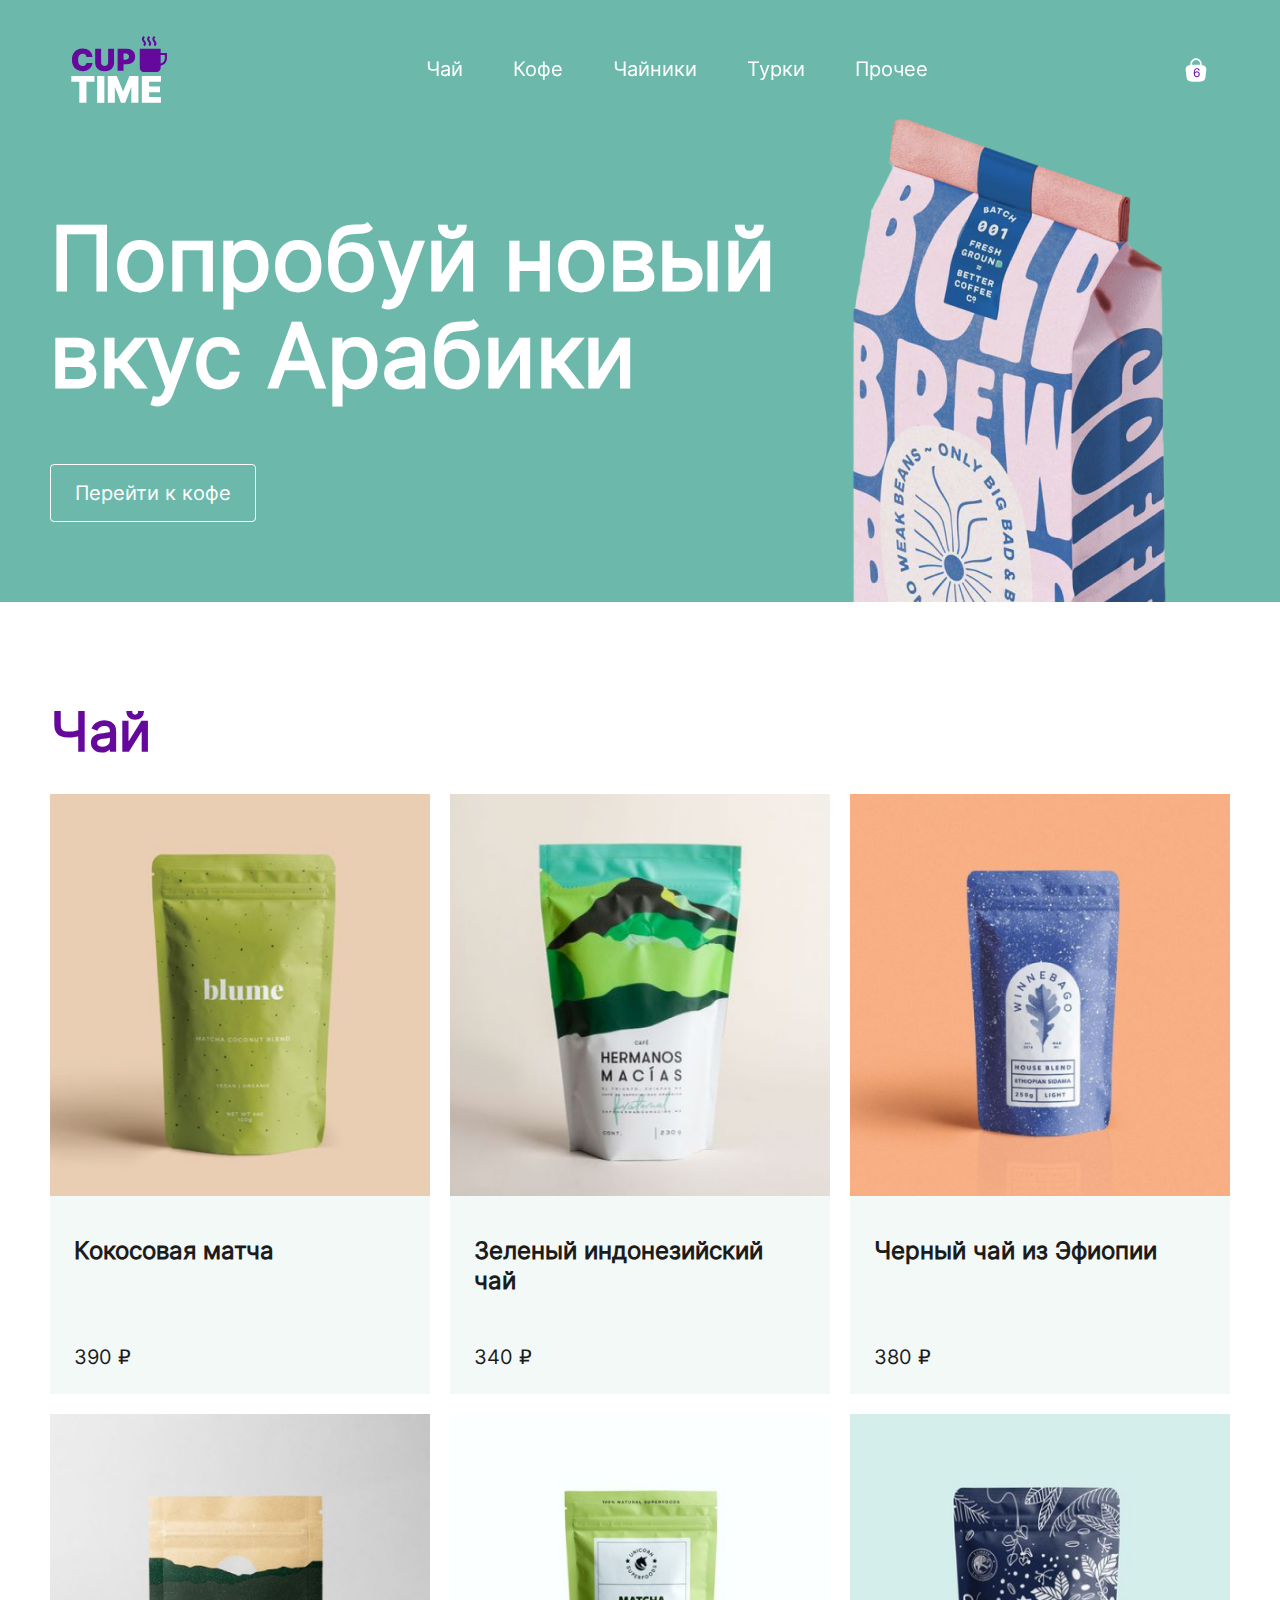
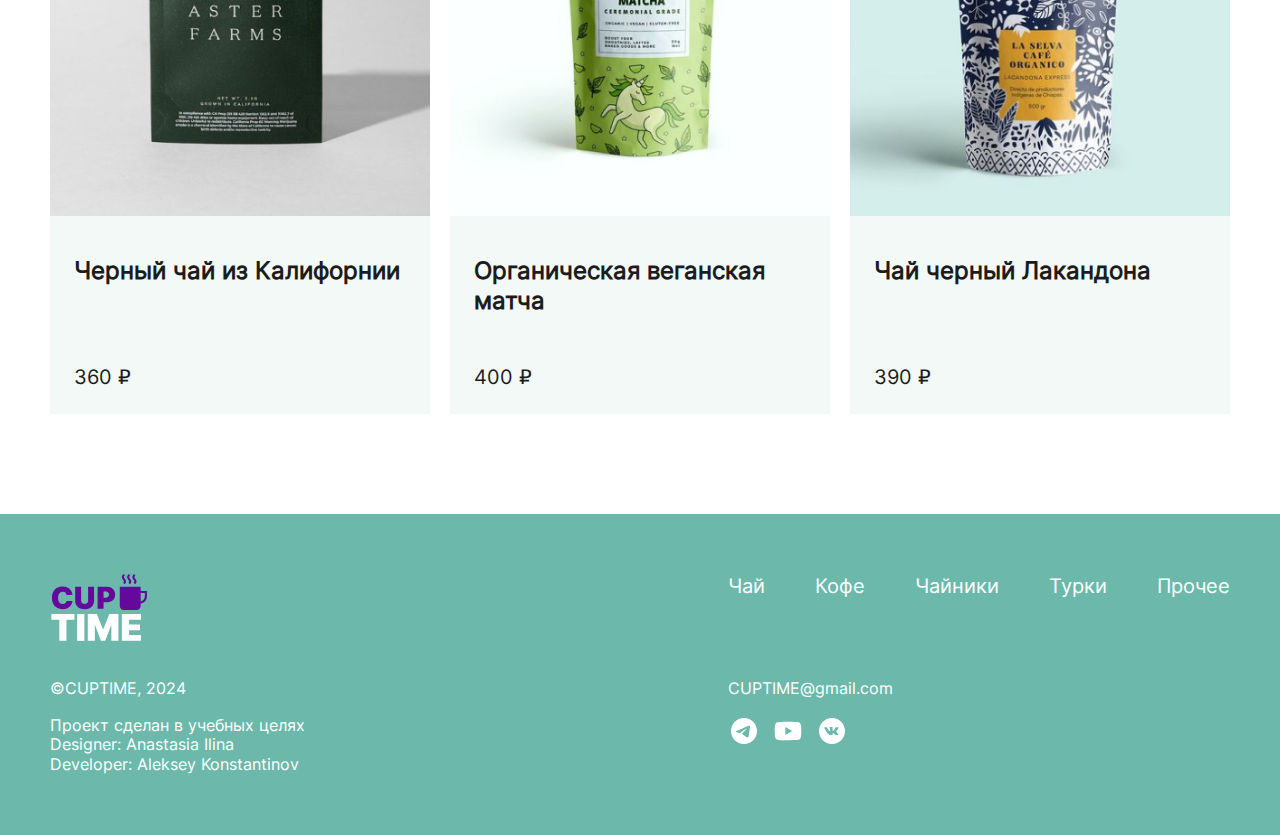
<file: index.html>
<!DOCTYPE html>
<html lang="ru">

<head>
  <meta charset="UTF-8" />
  <meta name="viewport" content="width=device-width, initial-scale=1.0" />
  <title>CUP-TIME</title>
  <link href="css/normalize.css" rel="stylesheet">
  <link href="css/style.css" rel="stylesheet">
</head>

<body>
  <header class="header">
    <div class="container header__container">
      <a class="header__logo-link">
        <img class="header__logo" src="img/logo.svg" alt="Логотип cup-time" />
      </a>
      <nav class="header__nav">
        <ul class="header__menu">
          <li class="header__menu-item">
            <a class="header__menu-link" href="#"> Чай </a>
          </li>
          <li class="header__menu-item">
            <a class="header__menu-link" href="#"> Кофе </a>
          </li>
          <li class="header__menu-item">
            <a class="header__menu-link" href="#"> Чайники </a>
          </li>
          <li class="header__menu-item">
            <a class="header__menu-link" href="#"> Турки </a>
          </li>
          <li class="header__menu-item">
            <a class="header__menu-link" href="#"> Прочее </a>
          </li>
        </ul>
      </nav>
      <a class="header__cart-link" href="cart.html">6</a>
    </div>
  </header>
  <main class="main">
    <section class="promo">
      <div class="container promo__container">
        <h1 class="promo__title">Попробуй новый вкус Арабики</h1>
        <a class="promo__link" href="#">Перейти к кофе</a>
      </div>
    </section>
    <section class="products">
      <div class="container products__container">
        <h2 class="products__title">Чай</h2>
        <ul class="products__list">
          <li class="products__item">
            <article class="product">
              <img class="product__img" src="img/photo-2.jpg" alt="Кокосовая матча" />
              <div class="product__content">
                <h3 class="product__title">Кокосовая матча</h3>
                <p class="product__price">390&nbsp;₽</p>
              </div>
            </article>
          </li>
          <li class="products__item">
            <article class="product">
              <img class="product__img" src="img/photo-1.jpg" alt="Зеленый индонезийский чай" />
              <div class="product__content">
                <h3 class="product__title">Зеленый индонезийский чай</h3>
                <p class="product__price">340&nbsp;₽</p>
              </div>
            </article>
          </li>
          <li class="products__item">
            <article class="product">
              <img class="product__img" src="img/photo.jpg" alt="Черный чай из Эфиопии" />
              <div class="product__content">
                <h3 class="product__title">Черный чай из Эфиопии</h3>
                <p class="product__price">380&nbsp;₽</p>
              </div>
            </article>
          </li>
          <li class="products__item">
            <article class="product">
              <img class="product__img" src="img/photo-5.jpg" alt="Черный чай из Калифорнии" />
              <div class="product__content">
                <h3 class="product__title">Черный чай из Калифорнии</h3>
                <p class="product__price">360&nbsp;₽</p>
              </div>
            </article>
          </li>
          <li class="products__item">
            <article class="product">
              <img class="product__img" src="img/photo-4.jpg" alt="Органическая веганская матча" />
              <div class="product__content">
                <h3 class="product__title">Органическая веганская матча</h3>
                <p class="product__price">400&nbsp;₽</p>
              </div>
            </article>
          </li>
          <li class="products__item">
            <article class="product">
              <img class="product__img" src="img/photo-3.jpg" alt="Чай черный Лакандона" />
              <div class="product__content">
                <h3 class="product__title">Чай черный Лакандона</h3>
                <p class="product__price">390&nbsp;₽</p>
              </div>
            </article>
          </li>
        </ul>
      </div>
    </section>
  </main>
  <footer class="footer">
    <div class="container footer__container">
      <a class="footer__logo-link">
        <img class="footer__logo" src="img/logo.svg" alt="Логотип cup-time" />
      </a>
      <div class="footer__nav">
        <ul class="footer__menu">
          <li class="footer__menu-item">
            <a class="footer__menu-link" href="#"> Чай </a>
          </li>
          <li class="footer__menu-item">
            <a class="footer__menu-link" href="#"> Кофе </a>
          </li>
          <li class="footer__menu-item">
            <a class="footer__menu-link" href="#"> Чайники </a>
          </li>
          <li class="footer__menu-item">
            <a class="footer__menu-link" href="#"> Турки </a>
          </li>
          <li class="footer__menu-item">
            <a class="footer__menu-link" href="#"> Прочее </a>
          </li>
        </ul>
      </div>
      <div class="footer__info">
        <p class="footer__copyright">©CUPTIME, 2024</p>
        <p class="footer__description">Проект сделан в учебных целях</p>
        <ul class="footer__developers">
          <li class="footer__developer">
            Designer:
            <a class="footer_developer-link" href="">Anastasia Ilina</a>
          </li>
          <li class="footer__developer">
            Developer:
            <a class="footer_developer-link" href="https://github.com/alexeyKonstantinov78/">Aleksey Konstantinov</a>
          </li>
        </ul>
      </div>

      <div class="footer__contacts">
        <a class="footer__email" href="mailto:CUPTIME@gmail.com">CUPTIME@gmail.com</a>
        <ul class="footer__socials">
          <li class="footer__social-item">
            <a class="footer_social-link" href="#">
              <svg width="32" height="32" viewBox="0 0 32 32" fill="none" xmlns="http://www.w3.org/2000/svg">
                <path
                  d="M16 3C8.824 3 3 8.824 3 16C3 23.176 8.824 29 16 29C23.176 29 29 23.176 29 16C29 8.824 23.176 3 16 3ZM22.032 11.84C21.837 13.894 20.992 18.886 20.563 21.187C20.381 22.162 20.017 22.487 19.679 22.526C18.925 22.591 18.353 22.032 17.625 21.551C16.481 20.797 15.831 20.329 14.726 19.601C13.439 18.756 14.271 18.288 15.012 17.534C15.207 17.339 18.535 14.31 18.6 14.037C18.609 13.9957 18.6078 13.9527 18.5965 13.9119C18.5852 13.8712 18.5641 13.8338 18.535 13.803C18.457 13.738 18.353 13.764 18.262 13.777C18.145 13.803 16.325 15.012 12.776 17.404C12.256 17.755 11.788 17.937 11.372 17.924C10.904 17.911 10.02 17.664 9.357 17.443C8.538 17.183 7.901 17.04 7.953 16.585C7.979 16.351 8.304 16.117 8.915 15.87C12.711 14.219 15.233 13.127 16.494 12.607C20.108 11.099 20.849 10.839 21.343 10.839C21.447 10.839 21.694 10.865 21.85 10.995C21.98 11.099 22.019 11.242 22.032 11.346C22.019 11.424 22.045 11.658 22.032 11.84Z"
                  fill="white" />
              </svg>
            </a>
          </li>
          <li class="footer__social-item">
            <a class="footer_social-link" href="#">
              <svg width="32" height="32" viewBox="0 0 32 32" fill="none" xmlns="http://www.w3.org/2000/svg">
                <path
                  d="M13.3337 20.0001L20.2537 16.0001L13.3337 12.0001V20.0001ZM28.747 9.56008C28.9203 10.1867 29.0403 11.0267 29.1203 12.0934C29.2137 13.1601 29.2537 14.0801 29.2537 14.8801L29.3337 16.0001C29.3337 18.9201 29.1203 21.0667 28.747 22.4401C28.4137 23.6401 27.6403 24.4134 26.4403 24.7467C25.8137 24.9201 24.667 25.0401 22.907 25.1201C21.1737 25.2134 19.587 25.2534 18.1203 25.2534L16.0003 25.3334C10.4137 25.3334 6.93366 25.1201 5.56033 24.7467C4.36033 24.4134 3.58699 23.6401 3.25366 22.4401C3.08033 21.8134 2.96033 20.9734 2.88033 19.9067C2.78699 18.8401 2.74699 17.9201 2.74699 17.1201L2.66699 16.0001C2.66699 13.0801 2.88033 10.9334 3.25366 9.56008C3.58699 8.36008 4.36033 7.58675 5.56033 7.25341C6.18699 7.08008 7.33366 6.96008 9.09366 6.88008C10.827 6.78675 12.4137 6.74675 13.8803 6.74675L16.0003 6.66675C21.587 6.66675 25.067 6.88008 26.4403 7.25341C27.6403 7.58675 28.4137 8.36008 28.747 9.56008Z"
                  fill="white" />
              </svg>
            </a>
          </li>
          <li class="footer__social-item">
            <a class="footer_social-link" href="#">
              <svg width="32" height="32" viewBox="0 0 32 32" fill="none" xmlns="http://www.w3.org/2000/svg">
                <path
                  d="M16 3C8.82021 3 3 8.82021 3 16C3 23.1798 8.82021 29 16 29C23.1798 29 29 23.1798 29 16C29 8.82021 23.1798 3 16 3ZM20.9996 17.667C20.9996 17.667 22.1493 18.8018 22.4323 19.3285C22.4404 19.3394 22.4445 19.3502 22.4472 19.3556C22.5623 19.5493 22.5894 19.6996 22.5325 19.812C22.4377 19.9989 22.1127 20.0909 22.0017 20.0991H19.9704C19.8296 20.0991 19.5344 20.0625 19.1769 19.816C18.902 19.6238 18.6311 19.3082 18.3671 19.0008C17.973 18.5431 17.6318 18.1477 17.2878 18.1477C17.2441 18.1476 17.2007 18.1545 17.1592 18.168C16.8992 18.252 16.566 18.623 16.566 19.6116C16.566 19.9203 16.3223 20.0977 16.1503 20.0977H15.22C14.9031 20.0977 13.2524 19.9867 11.7899 18.4443C9.99969 16.5552 8.38823 12.7662 8.37469 12.731C8.27312 12.4859 8.48302 12.3546 8.71187 12.3546H10.7634C11.037 12.3546 11.1264 12.5211 11.1886 12.6687C11.2618 12.8407 11.5299 13.5246 11.97 14.2937C12.6836 15.5477 13.121 16.0569 13.4718 16.0569C13.5375 16.0561 13.6021 16.0394 13.66 16.0081C14.1177 15.7535 14.0324 14.1218 14.0121 13.7832C14.0121 13.7196 14.0107 13.0533 13.7765 12.7337C13.6085 12.5022 13.3228 12.4142 13.1495 12.3817C13.2196 12.2849 13.3121 12.2064 13.419 12.1528C13.7331 11.9957 14.2992 11.9727 14.8611 11.9727H15.174C15.7833 11.9808 15.9404 12.0201 16.1611 12.0756C16.608 12.1826 16.6175 12.471 16.5782 13.4582C16.566 13.7385 16.5539 14.0554 16.5539 14.4292C16.5539 14.5104 16.5498 14.5971 16.5498 14.6892C16.5363 15.1916 16.52 15.7617 16.8748 15.9959C16.9211 16.025 16.9745 16.0404 17.0292 16.0406C17.1524 16.0406 17.5234 16.0406 18.5282 14.3168C18.8381 13.7619 19.1074 13.1853 19.334 12.5916C19.3543 12.5564 19.4139 12.448 19.4843 12.406C19.5362 12.3795 19.5939 12.3661 19.6522 12.3668H22.064C22.3267 12.3668 22.5068 12.406 22.5406 12.5076C22.6002 12.6687 22.5298 13.1603 21.4289 14.6512L20.9373 15.2999C19.9393 16.608 19.9393 16.6744 20.9996 17.667Z"
                  fill="white" />
              </svg>
            </a>
          </li>
        </ul>
      </div>
    </div>
  </footer>
</body>

</html>
</file>
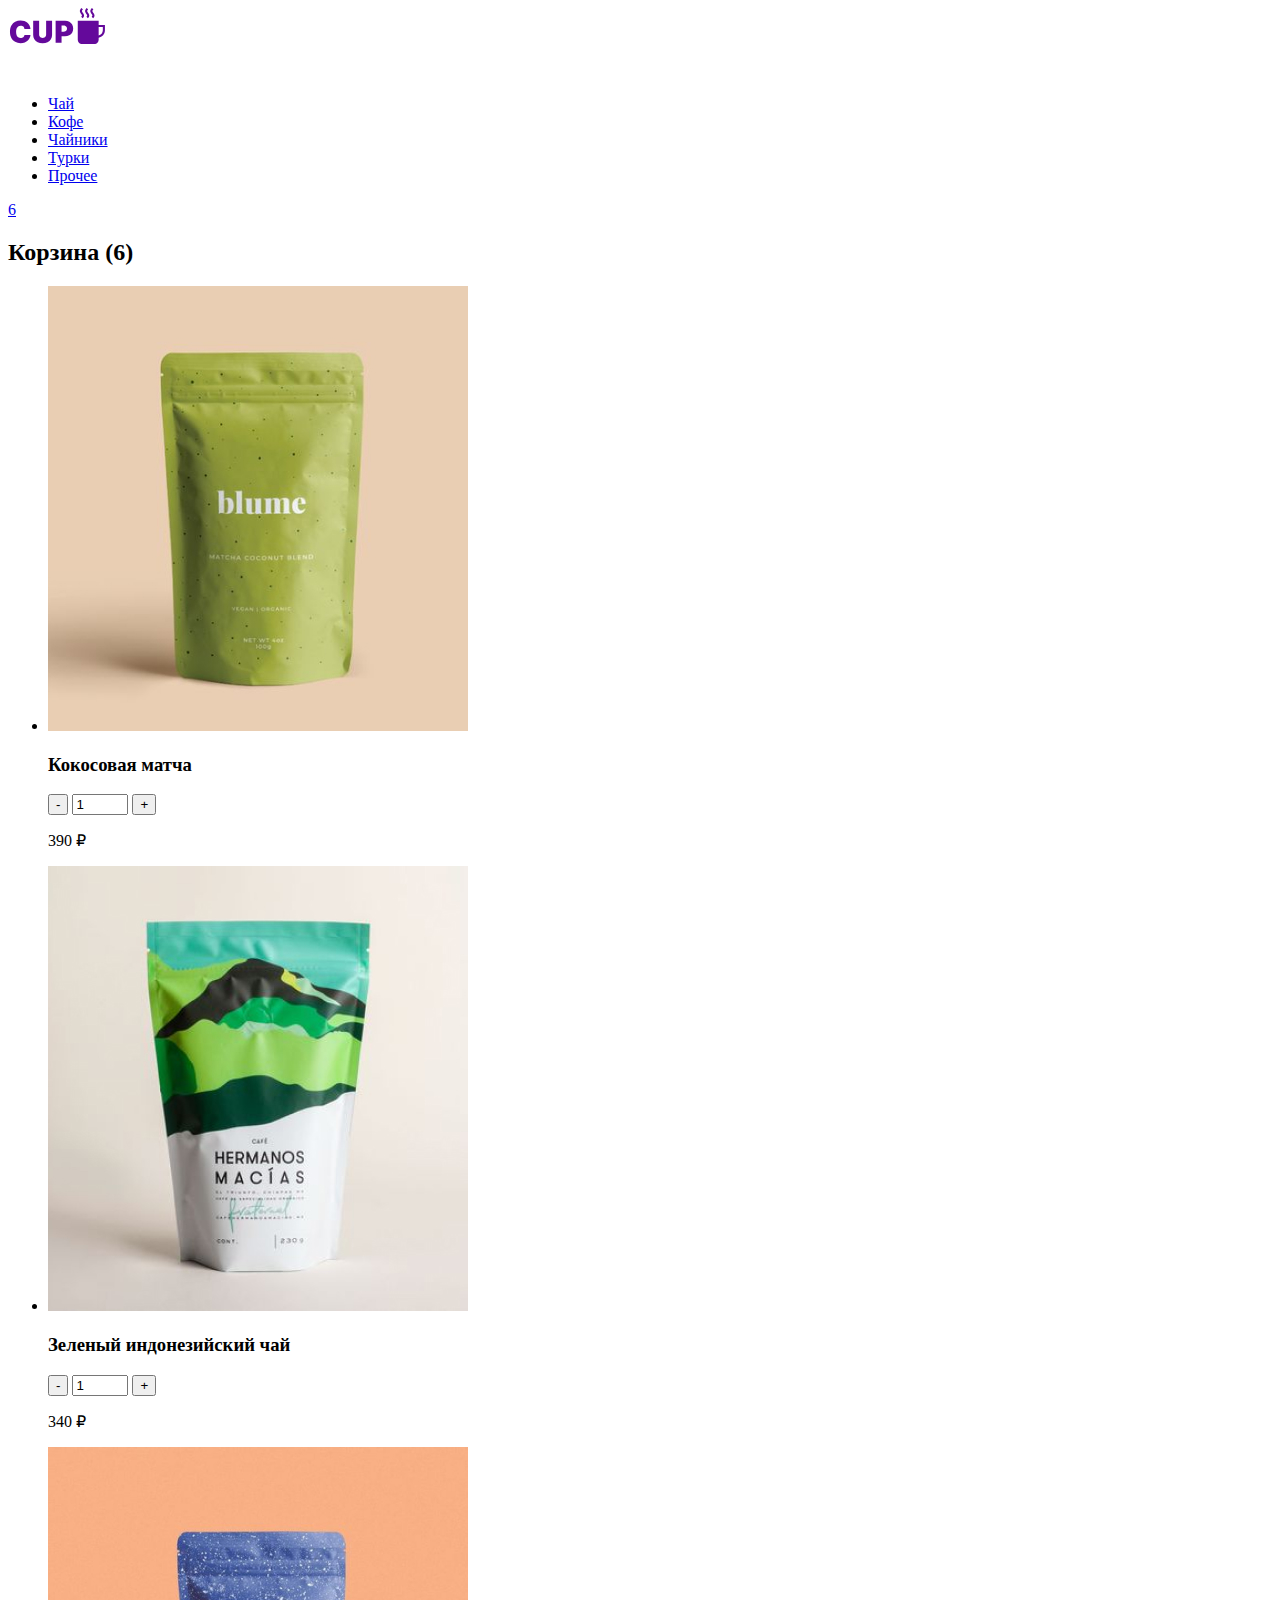
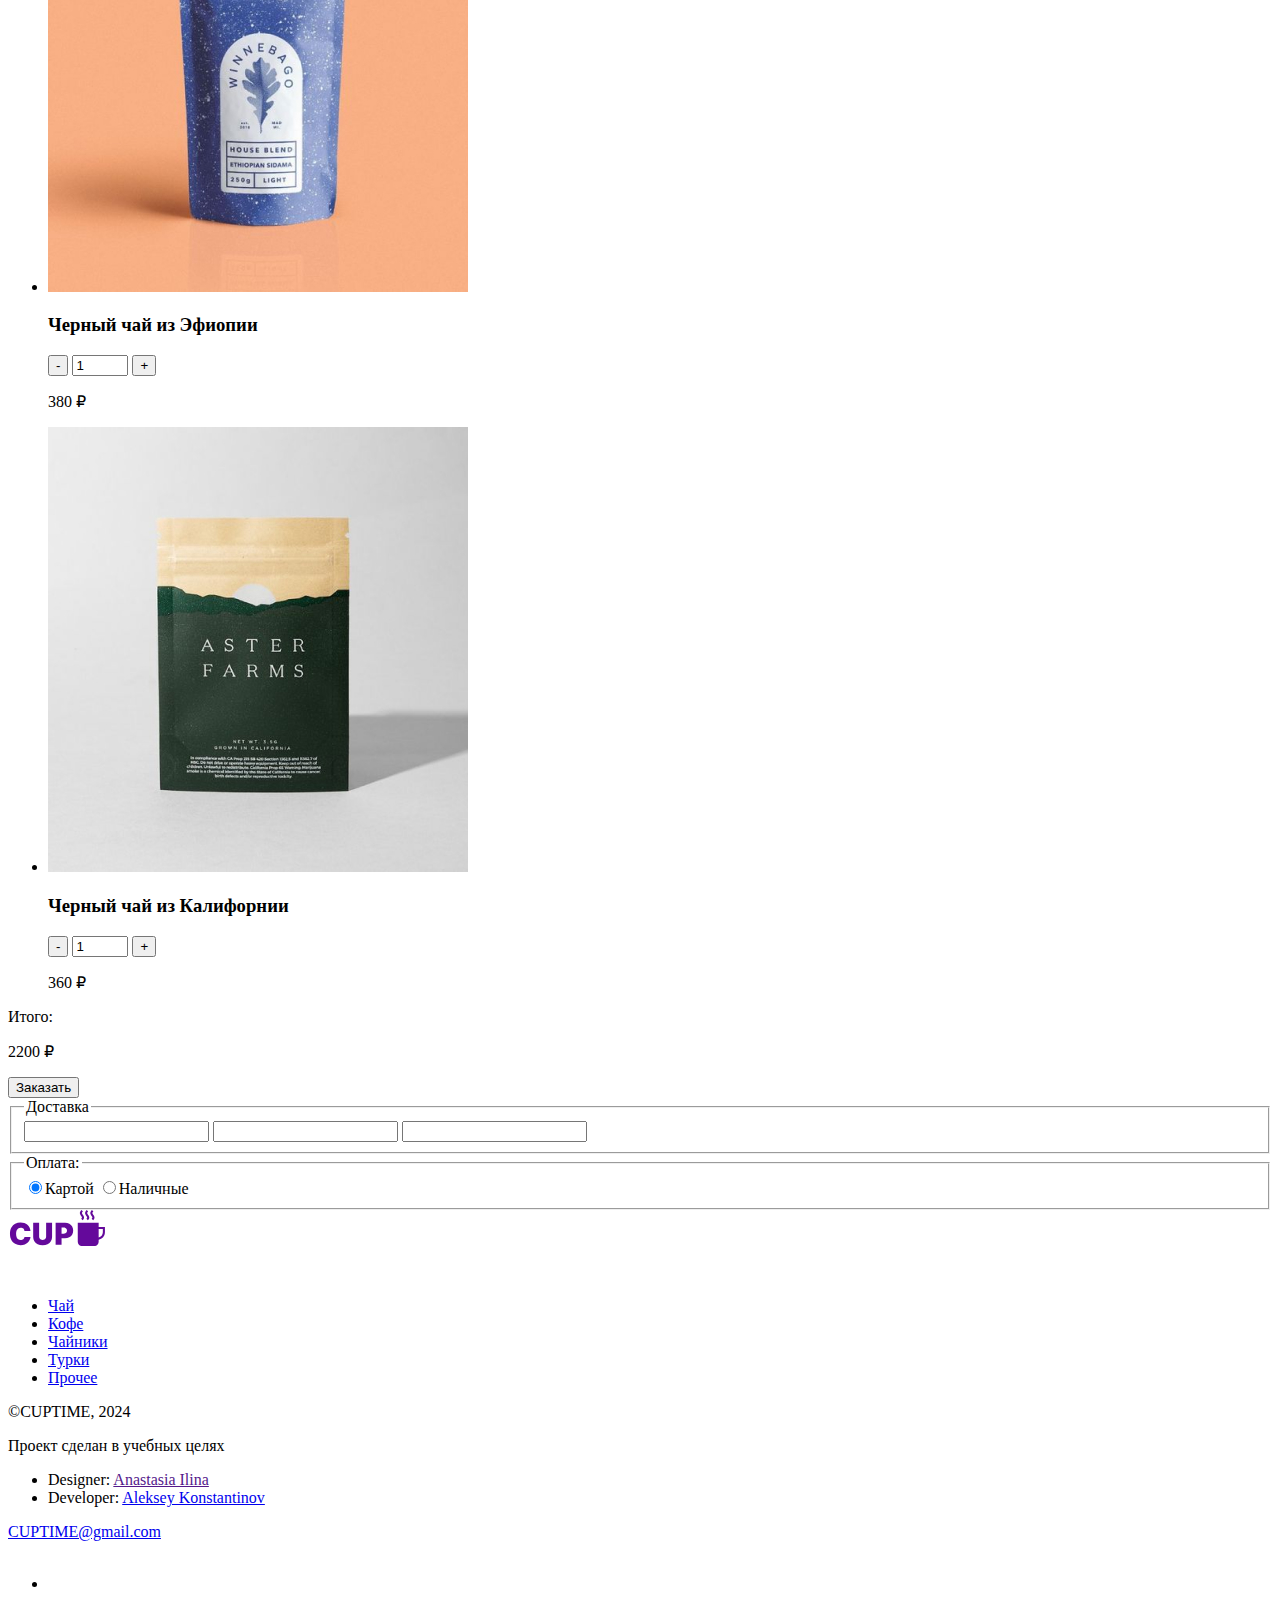
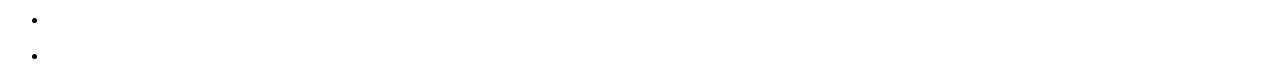
<file: cart.html>
<!DOCTYPE html>
<html lang="ru">

<head>
  <meta charset="UTF-8">
  <meta name="viewport" content="width=device-width, initial-scale=1.0">
  <title>Cup-time Корзина</title>
</head>

<body>
  <header class="header">
    <div class="container header__container">
      <a class="header__logo-link" href="index.html">
        <img class="header__logo" src="img/logo.svg" alt="Логотип cup-time" />
      </a>
      <nav class="header__nav">
        <ul class="header__menu">
          <li class="header__menu-item">
            <a class="header__menu-link" href="#"> Чай </a>
          </li>
          <li class="header__menu-item">
            <a class="header__menu-link" href="#"> Кофе </a>
          </li>
          <li class="header__menu-item">
            <a class="header__menu-link" href="#"> Чайники </a>
          </li>
          <li class="header__menu-item">
            <a class="header__menu-link" href="#"> Турки </a>
          </li>
          <li class="header__menu-item">
            <a class="header__menu-link" href="#"> Прочее </a>
          </li>
        </ul>
      </nav>
      <a class="header__cart-link" href="cart.html">6</a>
    </div>
  </header>
  <main class="main">
    <section class="products">
      <div class="container products__container">
        <h2 class="products__title">Корзина (6)</h2>
        <ul class="products__list">
          <li class="products__item">
            <article class="product">
              <img class="product__img" src="img/photo-2.jpg" alt="Кокосовая матча" />
              <h3 class="product__title">Кокосовая матча</h3>
              <div class="product__counter">
                <button class="product__decrement">-</button>
                <input class="product__input-counter" type="number" max="99" min="0" value="1" />
                <button class="product__increment">+</button>
              </div>
              <p class="product__price">390&nbsp;₽</p>
            </article>
          </li>
          <li class="products__item">
            <article class="product">
              <img class="product__img" src="img/photo-1.jpg" alt="Зеленый индонезийский чай" />
              <h3 class="product__title">Зеленый индонезийский чай</h3>
              <div class="product__counter">
                <button class="product__decrement">-</button>
                <input class="product__input-counter" type="number" max="99" min="0" value="1" />
                <button class="product__increment">+</button>
              </div>
              <p class="product__price">340&nbsp;₽</p>
            </article>
          </li>
          <li class="products__item">
            <article class="product">
              <img class="product__img" src="img/photo.jpg" alt="Черный чай из Эфиопии" />
              <h3 class="product__title">Черный чай из Эфиопии</h3>
              <div class="product__counter">
                <button class="product__decrement">-</button>
                <input class="product__input-counter" type="number" max="99" min="0" value="1" />
                <button class="product__increment">+</button>
              </div>
              <p class="product__price">380&nbsp;₽</p>
            </article>
          </li>
          <li class="products__item">
            <article class="product">
              <img class="product__img" src="img/photo-5.jpg" alt="Черный чай из Калифорнии" />
              <h3 class="product__title">Черный чай из Калифорнии</h3>
              <div class="product__counter">
                <button class="product__decrement">-</button>
                <input class="product__input-counter" type="number" max="99" min="0" value="1" />
                <button class="product__increment">+</button>
              </div>
              <p class="product__price">360&nbsp;₽</p>
            </article>
          </li>
        </ul>
        <div class="products__order">
          <div class="products__order-price">
            <p class="products__order-describe">Итого:</p>
            <p class="products__order-total">2200&nbsp;₽</p>
          </div>
          <button class="products__order-btn" type="submit" form="form">Заказать</button>
        </div>
        <form class="products__delivery" id="form">
          <fieldset class="products__delivery-fieldset">
            <legend class="products__delivery-legend">Доставка</legend>
            <input class="products__delivery-input" type="text" name="name" id="name">
            <input class="products__delivery-input" type="tel" name="phone" id="phone">
            <input class="products__delivery-input" type="text" name="address" id="address">
          </fieldset>

          <fieldset class="products__delivery-fieldset">
            <legend class="products__delivery-legend">Оплата:</legend>
            <label>
              <input type="radio" name="Payment" id="card" checked value="card">Картой
            </label>
            <label>
              <input type="radio" name="Payment" id="cash" value="cash">Наличные
            </label>
          </fieldset>

        </form>
      </div>
    </section>

  </main>
  <footer class="footer">
    <div class="container footer__container">
      <a class="footer__logo-link" href="index.html">
        <img class="footer__logo" src="img/logo.svg" alt="Логотип cup-time" />
      </a>
      <div class="footer__nav">
        <ul class="footer__menu">
          <li class="footer__menu-item">
            <a class="footer__menu-link" href="#"> Чай </a>
          </li>
          <li class="footer__menu-item">
            <a class="footer__menu-link" href="#"> Кофе </a>
          </li>
          <li class="footer__menu-item">
            <a class="footer__menu-link" href="#"> Чайники </a>
          </li>
          <li class="footer__menu-item">
            <a class="footer__menu-link" href="#"> Турки </a>
          </li>
          <li class="footer__menu-item">
            <a class="footer__menu-link" href="#"> Прочее </a>
          </li>
        </ul>
      </div>
      <div class="footer__info">
        <p class="footer__copyright">©CUPTIME, 2024</p>
        <p class="footer__description">Проект сделан в учебных целях</p>
        <ul class="footer__developers">
          <li class="footer__developer">
            Designer:
            <a class="footer_developer-link" href="">Anastasia Ilina</a>
          </li>
          <li class="footer__developer">
            Developer:
            <a class="footer_developer-link" href="https://github.com/alexeyKonstantinov78/">Aleksey Konstantinov</a>
          </li>
        </ul>
      </div>

      <div class="footer__contacts">
        <a class="footer__email" href="mailto:CUPTIME@gmail.com">CUPTIME@gmail.com</a>
        <ul class="footer__socials">
          <li class="footer__social-item">
            <a class="footer_social-link" href="#">
              <svg width="32" height="32" viewBox="0 0 32 32" fill="none" xmlns="http://www.w3.org/2000/svg">
                <path
                  d="M16 3C8.824 3 3 8.824 3 16C3 23.176 8.824 29 16 29C23.176 29 29 23.176 29 16C29 8.824 23.176 3 16 3ZM22.032 11.84C21.837 13.894 20.992 18.886 20.563 21.187C20.381 22.162 20.017 22.487 19.679 22.526C18.925 22.591 18.353 22.032 17.625 21.551C16.481 20.797 15.831 20.329 14.726 19.601C13.439 18.756 14.271 18.288 15.012 17.534C15.207 17.339 18.535 14.31 18.6 14.037C18.609 13.9957 18.6078 13.9527 18.5965 13.9119C18.5852 13.8712 18.5641 13.8338 18.535 13.803C18.457 13.738 18.353 13.764 18.262 13.777C18.145 13.803 16.325 15.012 12.776 17.404C12.256 17.755 11.788 17.937 11.372 17.924C10.904 17.911 10.02 17.664 9.357 17.443C8.538 17.183 7.901 17.04 7.953 16.585C7.979 16.351 8.304 16.117 8.915 15.87C12.711 14.219 15.233 13.127 16.494 12.607C20.108 11.099 20.849 10.839 21.343 10.839C21.447 10.839 21.694 10.865 21.85 10.995C21.98 11.099 22.019 11.242 22.032 11.346C22.019 11.424 22.045 11.658 22.032 11.84Z"
                  fill="white" />
              </svg>
            </a>
          </li>
          <li class="footer__social-item">
            <a class="footer_social-link" href="#">
              <svg width="32" height="32" viewBox="0 0 32 32" fill="none" xmlns="http://www.w3.org/2000/svg">
                <path
                  d="M13.3337 20.0001L20.2537 16.0001L13.3337 12.0001V20.0001ZM28.747 9.56008C28.9203 10.1867 29.0403 11.0267 29.1203 12.0934C29.2137 13.1601 29.2537 14.0801 29.2537 14.8801L29.3337 16.0001C29.3337 18.9201 29.1203 21.0667 28.747 22.4401C28.4137 23.6401 27.6403 24.4134 26.4403 24.7467C25.8137 24.9201 24.667 25.0401 22.907 25.1201C21.1737 25.2134 19.587 25.2534 18.1203 25.2534L16.0003 25.3334C10.4137 25.3334 6.93366 25.1201 5.56033 24.7467C4.36033 24.4134 3.58699 23.6401 3.25366 22.4401C3.08033 21.8134 2.96033 20.9734 2.88033 19.9067C2.78699 18.8401 2.74699 17.9201 2.74699 17.1201L2.66699 16.0001C2.66699 13.0801 2.88033 10.9334 3.25366 9.56008C3.58699 8.36008 4.36033 7.58675 5.56033 7.25341C6.18699 7.08008 7.33366 6.96008 9.09366 6.88008C10.827 6.78675 12.4137 6.74675 13.8803 6.74675L16.0003 6.66675C21.587 6.66675 25.067 6.88008 26.4403 7.25341C27.6403 7.58675 28.4137 8.36008 28.747 9.56008Z"
                  fill="white" />
              </svg>
            </a>
          </li>
          <li class="footer__social-item">
            <a class="footer_social-link" href="#">
              <svg width="32" height="32" viewBox="0 0 32 32" fill="none" xmlns="http://www.w3.org/2000/svg">
                <path
                  d="M16 3C8.82021 3 3 8.82021 3 16C3 23.1798 8.82021 29 16 29C23.1798 29 29 23.1798 29 16C29 8.82021 23.1798 3 16 3ZM20.9996 17.667C20.9996 17.667 22.1493 18.8018 22.4323 19.3285C22.4404 19.3394 22.4445 19.3502 22.4472 19.3556C22.5623 19.5493 22.5894 19.6996 22.5325 19.812C22.4377 19.9989 22.1127 20.0909 22.0017 20.0991H19.9704C19.8296 20.0991 19.5344 20.0625 19.1769 19.816C18.902 19.6238 18.6311 19.3082 18.3671 19.0008C17.973 18.5431 17.6318 18.1477 17.2878 18.1477C17.2441 18.1476 17.2007 18.1545 17.1592 18.168C16.8992 18.252 16.566 18.623 16.566 19.6116C16.566 19.9203 16.3223 20.0977 16.1503 20.0977H15.22C14.9031 20.0977 13.2524 19.9867 11.7899 18.4443C9.99969 16.5552 8.38823 12.7662 8.37469 12.731C8.27312 12.4859 8.48302 12.3546 8.71187 12.3546H10.7634C11.037 12.3546 11.1264 12.5211 11.1886 12.6687C11.2618 12.8407 11.5299 13.5246 11.97 14.2937C12.6836 15.5477 13.121 16.0569 13.4718 16.0569C13.5375 16.0561 13.6021 16.0394 13.66 16.0081C14.1177 15.7535 14.0324 14.1218 14.0121 13.7832C14.0121 13.7196 14.0107 13.0533 13.7765 12.7337C13.6085 12.5022 13.3228 12.4142 13.1495 12.3817C13.2196 12.2849 13.3121 12.2064 13.419 12.1528C13.7331 11.9957 14.2992 11.9727 14.8611 11.9727H15.174C15.7833 11.9808 15.9404 12.0201 16.1611 12.0756C16.608 12.1826 16.6175 12.471 16.5782 13.4582C16.566 13.7385 16.5539 14.0554 16.5539 14.4292C16.5539 14.5104 16.5498 14.5971 16.5498 14.6892C16.5363 15.1916 16.52 15.7617 16.8748 15.9959C16.9211 16.025 16.9745 16.0404 17.0292 16.0406C17.1524 16.0406 17.5234 16.0406 18.5282 14.3168C18.8381 13.7619 19.1074 13.1853 19.334 12.5916C19.3543 12.5564 19.4139 12.448 19.4843 12.406C19.5362 12.3795 19.5939 12.3661 19.6522 12.3668H22.064C22.3267 12.3668 22.5068 12.406 22.5406 12.5076C22.6002 12.6687 22.5298 13.1603 21.4289 14.6512L20.9373 15.2999C19.9393 16.608 19.9393 16.6744 20.9996 17.667Z"
                  fill="white" />
              </svg>
            </a>
          </li>
        </ul>
      </div>
    </div>
  </footer>

</body>

</html>
</file>
<file: css/style.css>
/* inter-regular - cyrillic */
@font-face {
  font-display: swap;
  /* Check https://developer.mozilla.org/en-US/docs/Web/CSS/@font-face/font-display for other options. */
  font-family: 'Inter';
  font-style: normal;
  font-weight: 400;
  src: url('../fonts/inter-v13-cyrillic-regular.woff2') format('woff2');
  /* Chrome 36+, Opera 23+, Firefox 39+, Safari 12+, iOS 10+ */
}

html {
  position: relative;
  box-sizing: border-box;
  scroll-behavior: smooth;
}

*,
*::before,
*::after {
  box-sizing: inherit;
}

body {
  min-width: 320px;
  min-height: 100vh;
  font-family: Inter,
    sans-serif;
  -webkit-font-smoothing: antialiased;
  -moz-osx-font-smoothing: grayscale;
  text-rendering: optimizeLegibility;
  -webkit-tap-highlight-color: rgba(0, 0, 0, 0);
  -webkit-tap-highlight-color: transparent;
  background-color: #fff;
  font-size: 20px;
  line-height: 1.24;
  font-weight: 400;
  color: #1d1c1d;

}

h1,
h2,
h3,
ul,
ol,
li,
p,
figure,
fieldset {
  margin: 0;
  padding: 0;
}

fieldset {
  border: none;
}

iframe {
  border: none;
}

ul,
ol,
li {
  padding: 0;
  margin: 0;
  list-style: none;
}

a {
  text-decoration: none;
  color: inherit;
  cursor: pointer;
}

img,
svg {
  display: block;
  max-width: 100%;
  height: auto;
}

svg {
  max-height: 100%;
}

button {
  padding: 0;
  cursor: pointer;
  border: none;
  background-color: transparent;
  color: inherit;
}

.visually-hidden {
  position: fixed;
  transform: scale(0);
}

.container {
  max-width: 1400px;
  padding: 0 50px;
  margin: 0 auto;
}

.header {
  padding: 0 24px;
  position: absolute;
  top: 24px;
  left: 50%;
  width: 100%;
  transform: translateX(-50%);
  color: #fff;
}

.header__container {
  max-width: 1392px;
  backdrop-filter: blur(60px);
  background-color: rgba(108, 185, 171, 0.7);
  padding: 12px 46px;
  display: flex;
  align-items: center;
  justify-content: space-between;
}

.header__logo-link {
  font-size: 0;
}

.header__nav {}

.header__menu {
  display: flex;
  align-items: center;
  gap: 50px;
}

.header__menu-item {}

.header__menu-link {}

.header__cart-link {
  width: 28px;
  height: 28px;
  color: #64099b;
  font-size: 12px;
  background-image: url("/img/bag.svg");
  background-position: center;
  background-repeat: no-repeat;
  text-align: center;
  padding: 10px 4px 3px;
}

.promo {
  background-color: #6cb9ab;
  color: #fff;
}

.promo__container {
  padding-top: 210px;
  padding-bottom: 80px;
  background-image: url("/img/bg.png");
  background-repeat: no-repeat;
  background-position: right 113px bottom 0;

}

.promo__title {
  font-size: 88px;
  line-height: 1.1;

  margin-bottom: 60px;
  max-width: 788px;
}

.promo__link {
  display: inline-block;
  border: 1px solid #fff;
  border-radius: 4px;
  padding: 16px 24px;
}

.products {
  padding-top: 100px;
  padding-bottom: 100px;
}

.products__container {}

.products__title {
  font-size: 54px;
  line-height: 1.1;
  color: #64099b;
  margin-bottom: 32px;
}

.products__list {
  display: grid;
  grid-template-columns: repeat(3, 1fr);
  gap: 20px;
}

.products__item {}

.product {
  background-color: #f2f9f7;
  min-height: 600px;
  display: flex;
  flex-direction: column;
  color: #1d1c1d;
}

.product__img {}

.product__content {
  padding: 40px 24px 24px;
  flex-grow: 1;
  display: flex;
  flex-direction: column;
}

.product__title {
  font-size: 24px;
  margin-bottom: 4px;
  flex-grow: 1;
  overflow: hidden;
  text-overflow: ellipsis;
  display: -webkit-box;
  -webkit-line-clamp: 2;
  -webkit-box-orient: vertical;
}

.product__price {
  font-size: 20px;
}

.footer {
  background-color: #6cb9ab;
  padding-top: 60px;
  padding-bottom: 60px;
  color: #fff;
}

.footer__container {
  display: grid;
  gap: 38px;
  grid-template-columns: repeat(2, max-content);
  justify-content: space-between;
}

.footer__logo-link {}

.footer__logo {}

.footer__nav {
  font-size: 20px;
}

.footer__menu {
  display: flex;
  gap: 50px;
}

.footer__menu-item {}

.footer__menu-link {}

.footer__info {
  font-size: 16px;
}

.footer__copyright {
  margin-bottom: 17px;
}

.footer__description {}

.footer__developers {}

.footer__developer {}

.footer_developer-link {}

.footer__contacts {
  font-size: 16px;
}

.footer__email {
  display: block;
  margin-bottom: 16px;
}

.footer__socials {
  display: flex;
  gap: 12px;

}

.footer__social-item {
  width: 32px;
  height: 32px;
}

.footer_social-link {}
</file>
